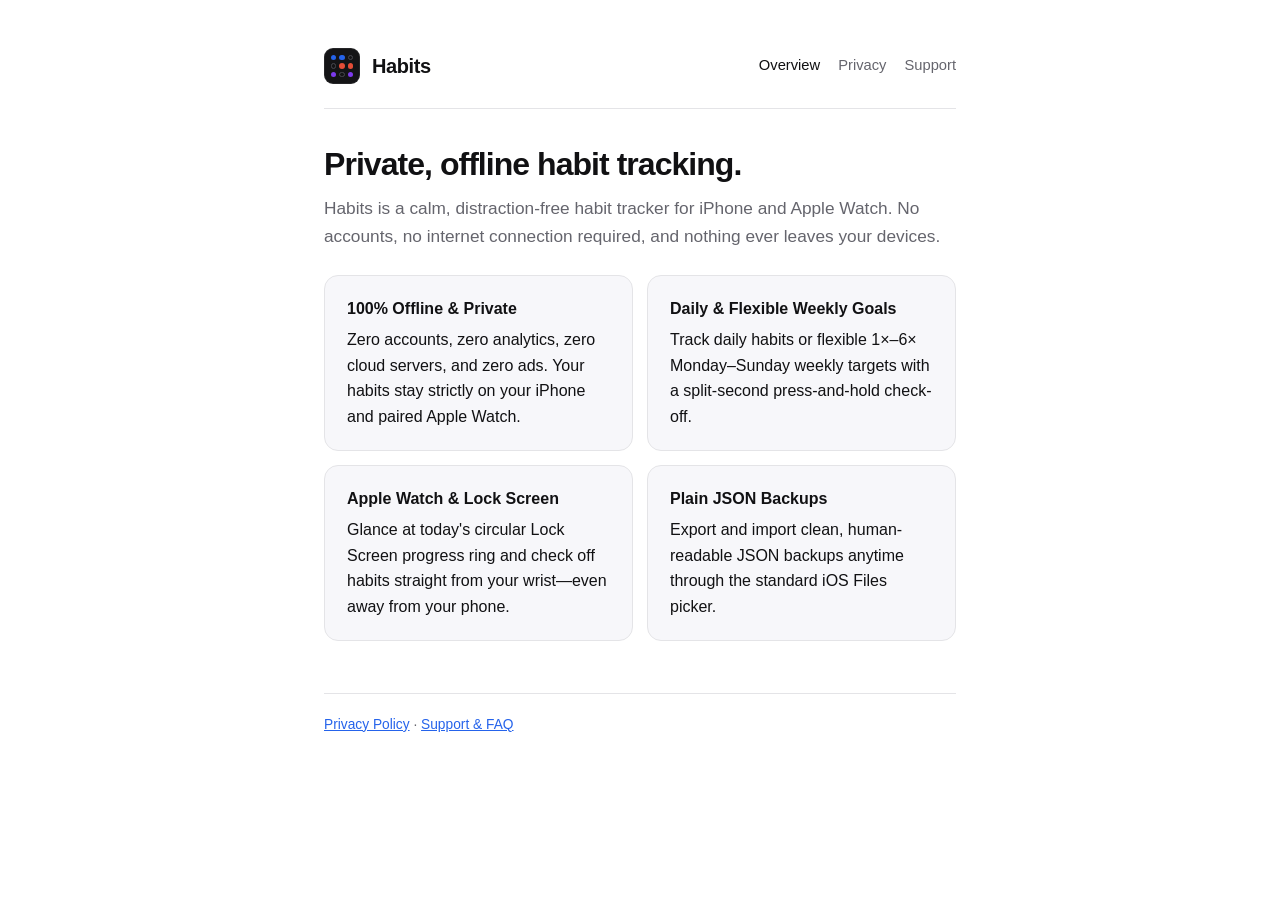
<file: docs/index.html>
<!DOCTYPE html>
<html lang="en">
<head>
  <meta charset="utf-8">
  <meta name="viewport" content="width=device-width, initial-scale=1">
  <title>Habits — Private, Offline Habit Tracker for iPhone &amp; Apple Watch</title>
  <meta name="description" content="A calm, 100% offline habit tracker for iPhone and Apple Watch. No accounts, no internet required, and zero data collection.">
  <link rel="stylesheet" href="style.css">
</head>
<body>
  <div class="container">
    <header>
      <a class="brand" href="index.html">
        <span class="icon-mark" aria-hidden="true">
          <span class="dot cobalt"></span>
          <span class="dot cobalt"></span>
          <span class="dot hollow"></span>
          <span class="dot hollow"></span>
          <span class="dot coral"></span>
          <span class="dot coral"></span>
          <span class="dot violet"></span>
          <span class="dot hollow"></span>
          <span class="dot violet"></span>
        </span>
        <span>Habits</span>
      </a>
      <nav aria-label="Primary">
        <a href="index.html" aria-current="page">Overview</a>
        <a href="privacy.html">Privacy</a>
        <a href="support.html">Support</a>
      </nav>
    </header>

    <main>
      <h1>Private, offline habit tracking.</h1>
      <p class="lead">
        Habits is a calm, distraction-free habit tracker for iPhone and Apple Watch. No accounts, no internet connection required, and nothing ever leaves your devices.
      </p>

      <div class="grid">
        <div class="card">
          <h3>100% Offline &amp; Private</h3>
          <p>Zero accounts, zero analytics, zero cloud servers, and zero ads. Your habits stay strictly on your iPhone and paired Apple Watch.</p>
        </div>
        <div class="card">
          <h3>Daily &amp; Flexible Weekly Goals</h3>
          <p>Track daily habits or flexible 1×–6× Monday–Sunday weekly targets with a split-second press-and-hold check-off.</p>
        </div>
        <div class="card">
          <h3>Apple Watch &amp; Lock Screen</h3>
          <p>Glance at today's circular Lock Screen progress ring and check off habits straight from your wrist—even away from your phone.</p>
        </div>
        <div class="card">
          <h3>Plain JSON Backups</h3>
          <p>Export and import clean, human-readable JSON backups anytime through the standard iOS Files picker.</p>
        </div>
      </div>
    </main>

    <footer>
      <span>
        <a href="privacy.html">Privacy Policy</a> &middot;
        <a href="support.html">Support &amp; FAQ</a>
      </span>
    </footer>
  </div>
</body>
</html>
</file>
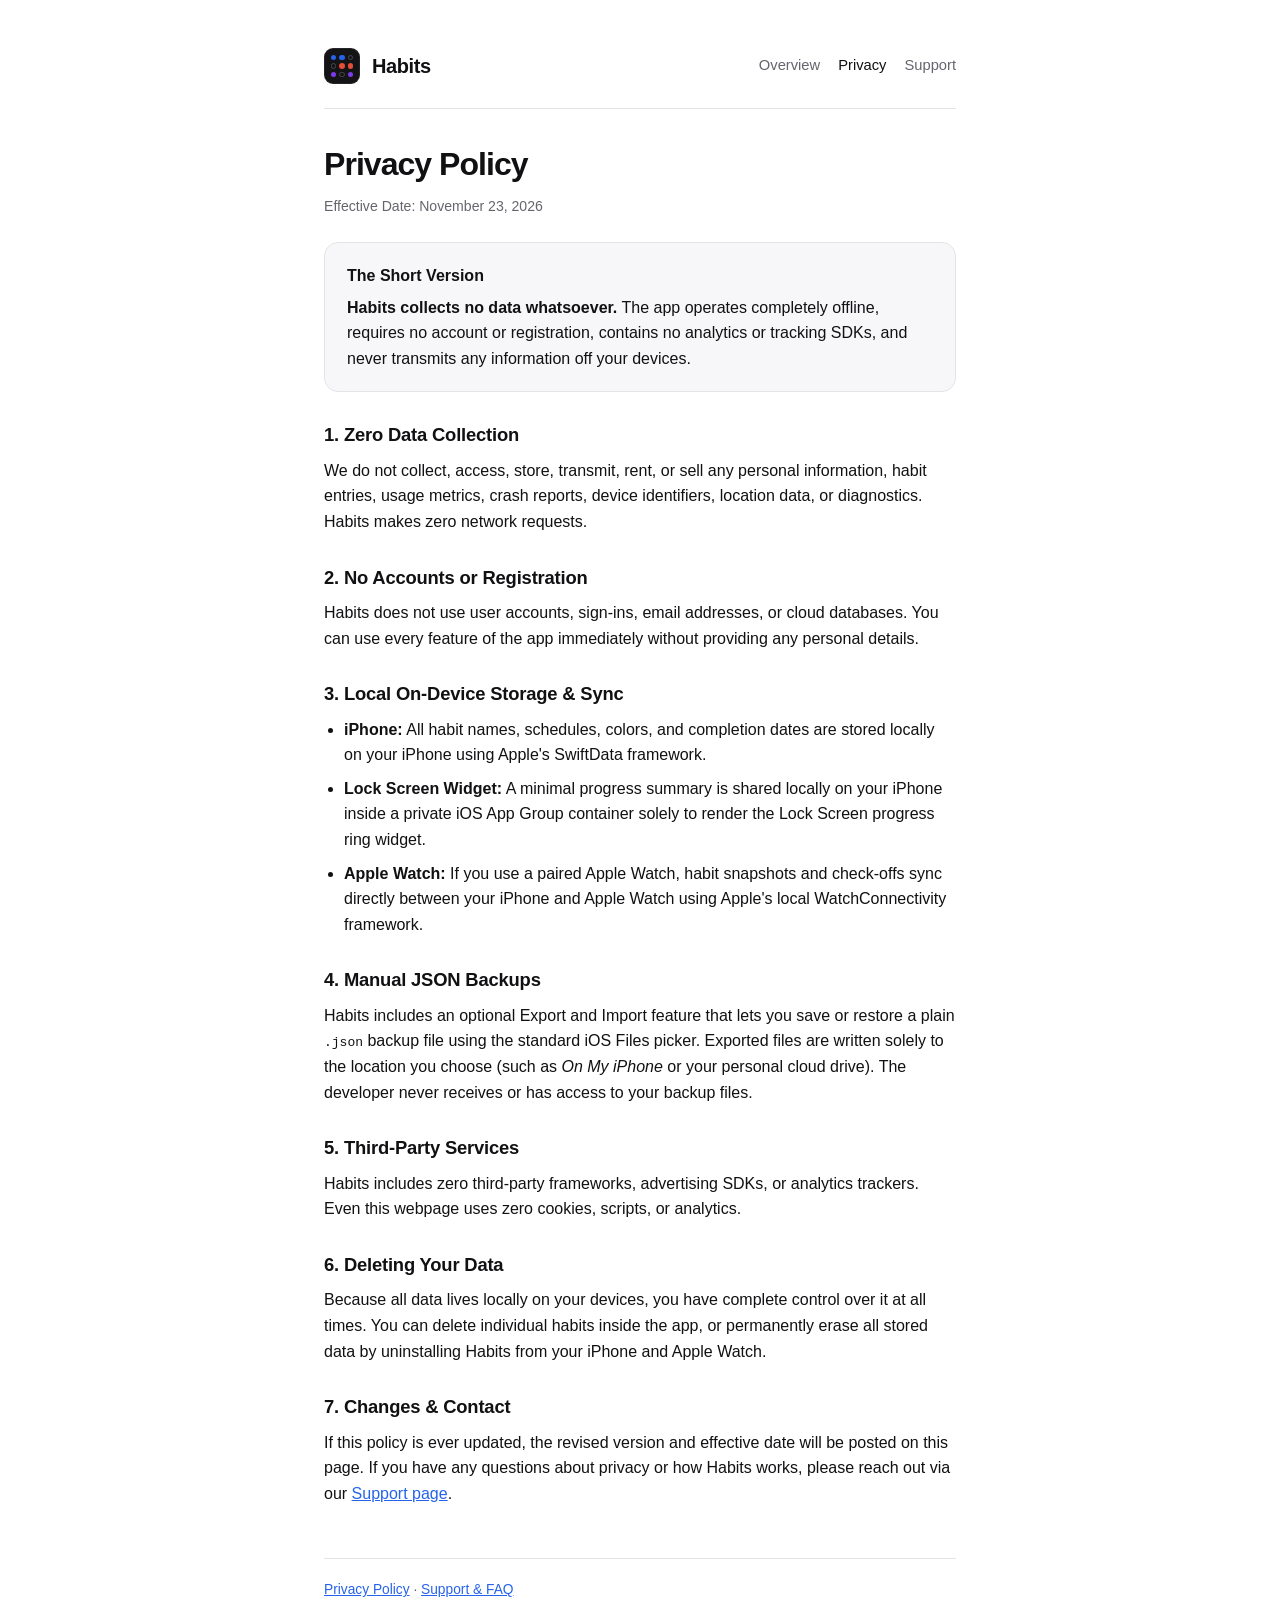
<file: docs/privacy.html>
<!DOCTYPE html>
<html lang="en">
<head>
  <meta charset="utf-8">
  <meta name="viewport" content="width=device-width, initial-scale=1">
  <title>Privacy Policy — Habits</title>
  <meta name="description" content="Privacy Policy for the Habits app on iPhone and Apple Watch. 100% offline with zero data collection.">
  <link rel="stylesheet" href="style.css">
</head>
<body>
  <div class="container">
    <header>
      <a class="brand" href="index.html">
        <span class="icon-mark" aria-hidden="true">
          <span class="dot cobalt"></span>
          <span class="dot cobalt"></span>
          <span class="dot hollow"></span>
          <span class="dot hollow"></span>
          <span class="dot coral"></span>
          <span class="dot coral"></span>
          <span class="dot violet"></span>
          <span class="dot hollow"></span>
          <span class="dot violet"></span>
        </span>
        <span>Habits</span>
      </a>
      <nav aria-label="Primary">
        <a href="index.html">Overview</a>
        <a href="privacy.html" aria-current="page">Privacy</a>
        <a href="support.html">Support</a>
      </nav>
    </header>

    <main>
      <h1>Privacy Policy</h1>
      <p class="meta">Effective Date: November 23, 2026</p>

      <div class="card">
        <h3>The Short Version</h3>
        <p>
          <strong>Habits collects no data whatsoever.</strong> The app operates completely offline, requires no account or registration, contains no analytics or tracking SDKs, and never transmits any information off your devices.
        </p>
      </div>

      <h2>1. Zero Data Collection</h2>
      <p>
        We do not collect, access, store, transmit, rent, or sell any personal information, habit entries, usage metrics, crash reports, device identifiers, location data, or diagnostics. Habits makes zero network requests.
      </p>

      <h2>2. No Accounts or Registration</h2>
      <p>
        Habits does not use user accounts, sign-ins, email addresses, or cloud databases. You can use every feature of the app immediately without providing any personal details.
      </p>

      <h2>3. Local On-Device Storage &amp; Sync</h2>
      <ul>
        <li><strong>iPhone:</strong> All habit names, schedules, colors, and completion dates are stored locally on your iPhone using Apple's SwiftData framework.</li>
        <li><strong>Lock Screen Widget:</strong> A minimal progress summary is shared locally on your iPhone inside a private iOS App Group container solely to render the Lock Screen progress ring widget.</li>
        <li><strong>Apple Watch:</strong> If you use a paired Apple Watch, habit snapshots and check-offs sync directly between your iPhone and Apple Watch using Apple's local WatchConnectivity framework.</li>
      </ul>

      <h2>4. Manual JSON Backups</h2>
      <p>
        Habits includes an optional Export and Import feature that lets you save or restore a plain <code>.json</code> backup file using the standard iOS Files picker. Exported files are written solely to the location you choose (such as <em>On My iPhone</em> or your personal cloud drive). The developer never receives or has access to your backup files.
      </p>

      <h2>5. Third-Party Services</h2>
      <p>
        Habits includes zero third-party frameworks, advertising SDKs, or analytics trackers. Even this webpage uses zero cookies, scripts, or analytics.
      </p>

      <h2>6. Deleting Your Data</h2>
      <p>
        Because all data lives locally on your devices, you have complete control over it at all times. You can delete individual habits inside the app, or permanently erase all stored data by uninstalling Habits from your iPhone and Apple Watch.
      </p>

      <h2>7. Changes &amp; Contact</h2>
      <p>
        If this policy is ever updated, the revised version and effective date will be posted on this page. If you have any questions about privacy or how Habits works, please reach out via our <a href="support.html">Support page</a>.
      </p>
    </main>

    <footer>
      <span>
        <a href="privacy.html">Privacy Policy</a> &middot;
        <a href="support.html">Support &amp; FAQ</a>
      </span>
    </footer>
  </div>
</body>
</html>
</file>
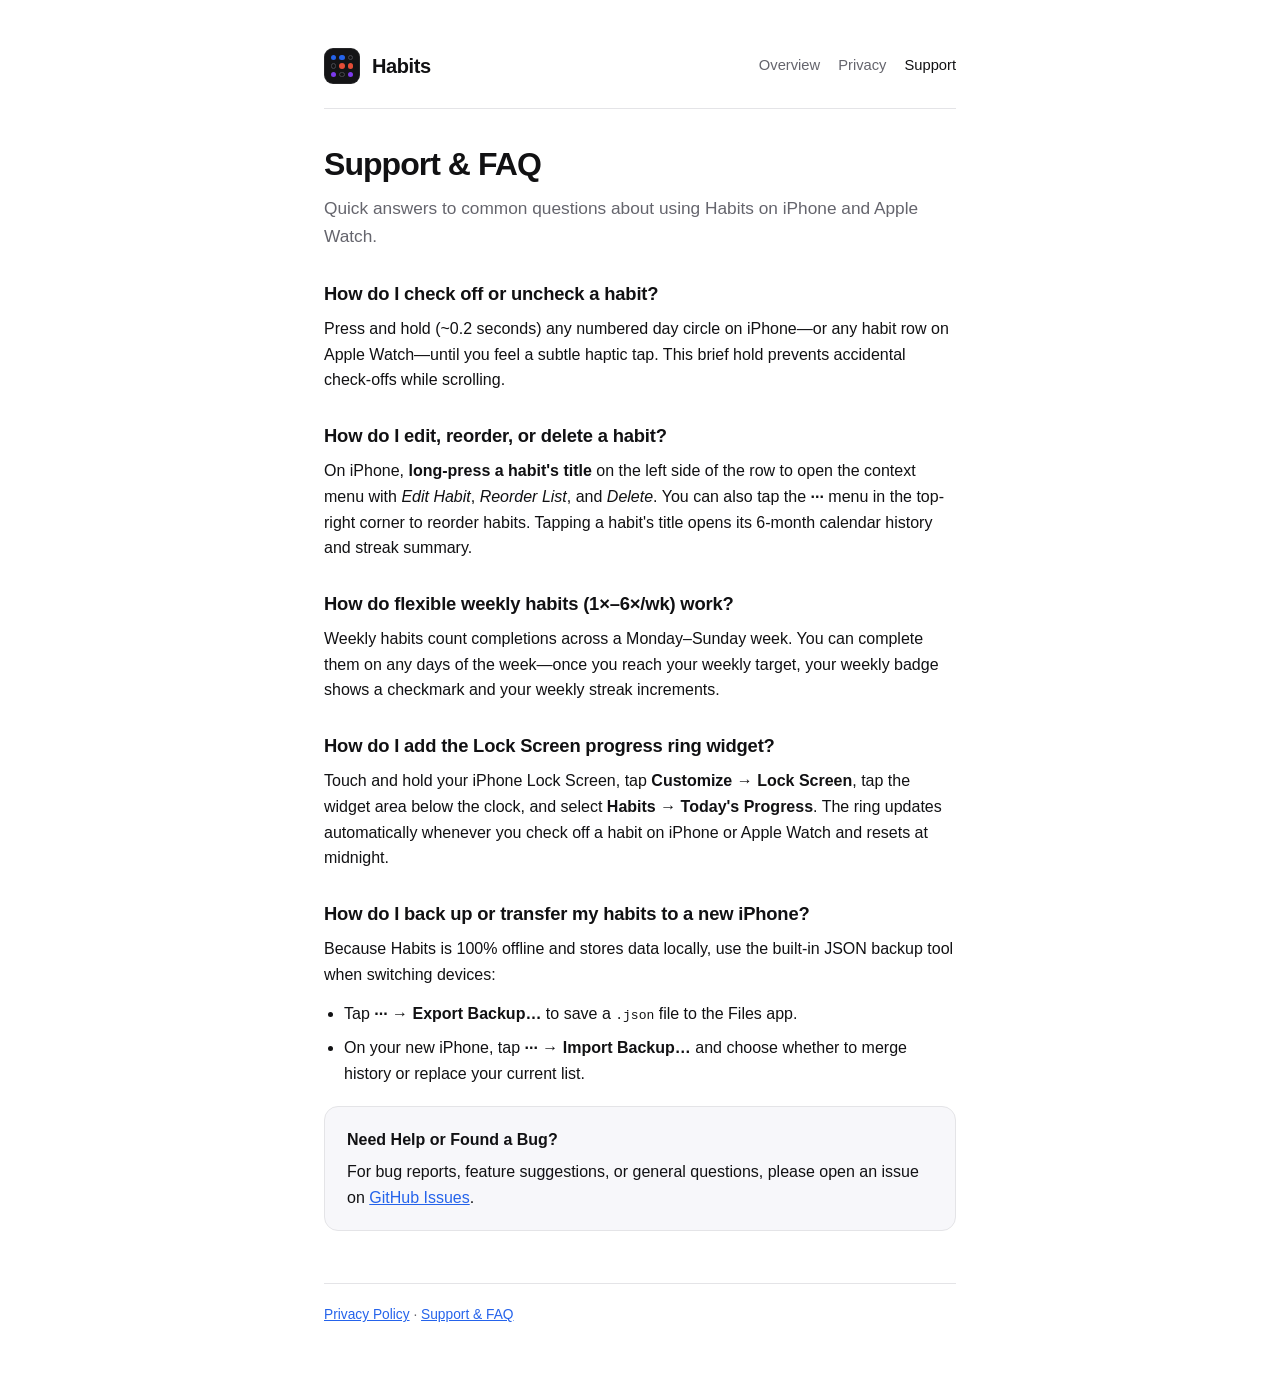
<file: docs/support.html>
<!DOCTYPE html>
<html lang="en">
<head>
  <meta charset="utf-8">
  <meta name="viewport" content="width=device-width, initial-scale=1">
  <title>Support &amp; FAQ — Habits</title>
  <meta name="description" content="Support, help, and frequently asked questions for the Habits app on iPhone and Apple Watch.">
  <link rel="stylesheet" href="style.css">
</head>
<body>
  <div class="container">
    <header>
      <a class="brand" href="index.html">
        <span class="icon-mark" aria-hidden="true">
          <span class="dot cobalt"></span>
          <span class="dot cobalt"></span>
          <span class="dot hollow"></span>
          <span class="dot hollow"></span>
          <span class="dot coral"></span>
          <span class="dot coral"></span>
          <span class="dot violet"></span>
          <span class="dot hollow"></span>
          <span class="dot violet"></span>
        </span>
        <span>Habits</span>
      </a>
      <nav aria-label="Primary">
        <a href="index.html">Overview</a>
        <a href="privacy.html">Privacy</a>
        <a href="support.html" aria-current="page">Support</a>
      </nav>
    </header>

    <main>
      <h1>Support &amp; FAQ</h1>
      <p class="lead">
        Quick answers to common questions about using Habits on iPhone and Apple Watch.
      </p>

      <h2>How do I check off or uncheck a habit?</h2>
      <p>
        Press and hold (~0.2 seconds) any numbered day circle on iPhone—or any habit row on Apple Watch—until you feel a subtle haptic tap. This brief hold prevents accidental check-offs while scrolling.
      </p>

      <h2>How do I edit, reorder, or delete a habit?</h2>
      <p>
        On iPhone, <strong>long-press a habit's title</strong> on the left side of the row to open the context menu with <em>Edit Habit</em>, <em>Reorder List</em>, and <em>Delete</em>. You can also tap the <strong>&middot;&middot;&middot;</strong> menu in the top-right corner to reorder habits. Tapping a habit's title opens its 6-month calendar history and streak summary.
      </p>

      <h2>How do flexible weekly habits (1×–6×/wk) work?</h2>
      <p>
        Weekly habits count completions across a Monday–Sunday week. You can complete them on any days of the week—once you reach your weekly target, your weekly badge shows a checkmark and your weekly streak increments.
      </p>

      <h2>How do I add the Lock Screen progress ring widget?</h2>
      <p>
        Touch and hold your iPhone Lock Screen, tap <strong>Customize</strong> &rarr; <strong>Lock Screen</strong>, tap the widget area below the clock, and select <strong>Habits &rarr; Today's Progress</strong>. The ring updates automatically whenever you check off a habit on iPhone or Apple Watch and resets at midnight.
      </p>

      <h2>How do I back up or transfer my habits to a new iPhone?</h2>
      <p>
        Because Habits is 100% offline and stores data locally, use the built-in JSON backup tool when switching devices:
      </p>
      <ul>
        <li>Tap <strong>&middot;&middot;&middot;</strong> &rarr; <strong>Export Backup&hellip;</strong> to save a <code>.json</code> file to the Files app.</li>
        <li>On your new iPhone, tap <strong>&middot;&middot;&middot;</strong> &rarr; <strong>Import Backup&hellip;</strong> and choose whether to merge history or replace your current list.</li>
      </ul>

      <div class="card">
        <h3>Need Help or Found a Bug?</h3>
        <p>
          For bug reports, feature suggestions, or general questions, please open an issue on
          <a href="https://github.com/kooshap/Habits/issues">GitHub Issues</a>.
        </p>
      </div>
    </main>

    <footer>
      <span>
        <a href="privacy.html">Privacy Policy</a> &middot;
        <a href="support.html">Support &amp; FAQ</a>
      </span>
    </footer>
  </div>
</body>
</html>
</file>
<file: docs/style.css>
:root {
  color-scheme: light dark;
  --bg: #ffffff;
  --surface: #f7f7fa;
  --border: #e4e4e7;
  --text: #111113;
  --muted: #65656d;
  --cobalt: #2563eb;
  --coral: #e54d37;
  --violet: #7c3aed;
  --ring: #c8c8d0;
}

@media (prefers-color-scheme: dark) {
  :root {
    --bg: #000000;
    --surface: #141416;
    --border: #26262a;
    --text: #f4f4f6;
    --muted: #9ca3af;
    --ring: #44444a;
  }
}

* {
  box-sizing: border-box;
}

body {
  margin: 0;
  padding: 0;
  background: var(--bg);
  color: var(--text);
  font-family: -apple-system, BlinkMacSystemFont, "SF Pro Text", "Segoe UI", Roboto, Helvetica, Arial, sans-serif;
  line-height: 1.6;
  -webkit-font-smoothing: antialiased;
}

.container {
  max-width: 680px;
  margin: 0 auto;
  padding: 48px 24px 72px;
}

header {
  display: flex;
  align-items: center;
  justify-content: space-between;
  gap: 16px;
  padding-bottom: 24px;
  border-bottom: 1px solid var(--border);
  margin-bottom: 36px;
}

.brand {
  display: inline-flex;
  align-items: center;
  gap: 12px;
  text-decoration: none;
  color: var(--text);
  font-weight: 700;
  font-size: 1.25rem;
  letter-spacing: -0.02em;
}

.icon-mark {
  width: 36px;
  height: 36px;
  border-radius: 9px;
  background: #141416;
  border: 1px solid rgba(255, 255, 255, 0.08);
  display: grid;
  grid-template-columns: repeat(3, 1fr);
  gap: 3px;
  padding: 6px;
  flex-shrink: 0;
}

.dot {
  border-radius: 999px;
}
.dot.cobalt { background: var(--cobalt); }
.dot.coral { background: var(--coral); }
.dot.violet { background: var(--violet); }
.dot.hollow { border: 1.4px solid #48484f; }

nav {
  display: flex;
  gap: 18px;
  font-size: 0.92rem;
}

nav a {
  color: var(--muted);
  text-decoration: none;
  font-weight: 500;
}

nav a:hover,
nav a[aria-current="page"] {
  color: var(--text);
}

h1 {
  font-size: 2rem;
  letter-spacing: -0.03em;
  line-height: 1.2;
  margin: 0 0 12px;
}

h2 {
  font-size: 1.15rem;
  letter-spacing: -0.01em;
  margin: 28px 0 8px;
}

p {
  margin: 0 0 14px;
}

.lead {
  font-size: 1.08rem;
  color: var(--muted);
  margin-bottom: 24px;
}

.meta {
  font-size: 0.88rem;
  color: var(--muted);
  margin-bottom: 24px;
}

.card {
  background: var(--surface);
  border: 1px solid var(--border);
  border-radius: 14px;
  padding: 20px 22px;
  margin: 20px 0;
}

.card h3 {
  margin: 0 0 6px;
  font-size: 1rem;
}

.card p:last-child {
  margin-bottom: 0;
}

.grid {
  display: grid;
  grid-template-columns: repeat(auto-fit, minmax(240px, 1fr));
  gap: 14px;
  margin: 24px 0;
}

.grid .card {
  margin: 0;
}

ul {
  padding-left: 20px;
  margin: 0 0 16px;
}

li {
  margin-bottom: 8px;
}

a {
  color: var(--cobalt);
}

footer {
  margin-top: 52px;
  padding-top: 20px;
  border-top: 1px solid var(--border);
  font-size: 0.86rem;
  color: var(--muted);
  display: flex;
  flex-wrap: wrap;
  justify-content: space-between;
  gap: 12px;
}
</file>
